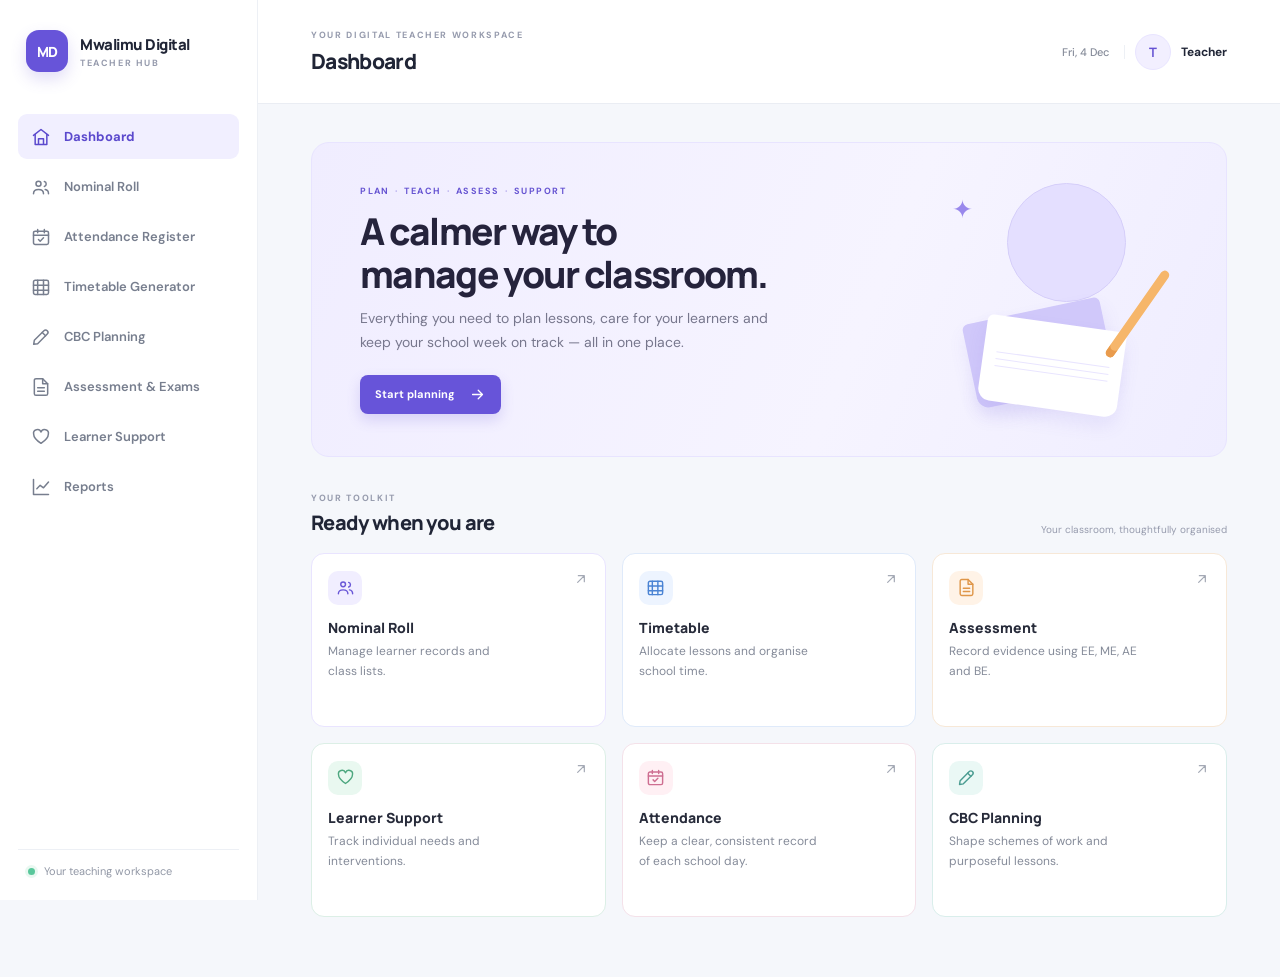
<file: index.html>
<!DOCTYPE html>
<html lang="en">
<head>
    <meta charset="UTF-8">
    <meta name="viewport" content="width=device-width, initial-scale=1.0">
    <meta
        name="description"
        content="A digital workspace for CBC planning, teaching, assessment, learner support and reporting."
    >
    <meta name="theme-color" content="#f5f7fb">
    <title>Mwalimu Digital Hub</title>
    <link rel="stylesheet" href="css/style.css">
    <script src="js/app.js" defer></script>
</head>

<body>
    <svg class="icon-library" xmlns="http://www.w3.org/2000/svg" aria-hidden="true" focusable="false">
        <symbol id="icon-home" viewBox="0 0 24 24">
            <path d="m3 10 9-7 9 7"></path><path d="M5 9v12h14V9M9 21v-7h6v7"></path>
        </symbol>
        <symbol id="icon-learners" viewBox="0 0 24 24">
            <circle cx="9" cy="8" r="3"></circle><path d="M3 20c0-3.3 2.4-5 6-5s6 1.7 6 5"></path>
            <path d="M16 5.5a3 3 0 0 1 0 5.8M17 15c2.5.4 4 2 4 5"></path>
        </symbol>
        <symbol id="icon-calendar" viewBox="0 0 24 24">
            <rect x="3" y="5" width="18" height="16" rx="2"></rect><path d="M16 3v4M8 3v4M3 10h18"></path>
            <path d="m9 15 2 2 4-4"></path>
        </symbol>
        <symbol id="icon-timetable" viewBox="0 0 24 24">
            <rect x="3" y="4" width="18" height="17" rx="2"></rect><path d="M8 4v17M15 4v17M3 10h18M3 16h18"></path>
        </symbol>
        <symbol id="icon-planning" viewBox="0 0 24 24">
            <path d="m4 16-.8 4.8L8 20l11.5-11.5a2.8 2.8 0 0 0-4-4L4 16Z"></path>
            <path d="m13.5 6.5 4 4"></path>
        </symbol>
        <symbol id="icon-assessment" viewBox="0 0 24 24">
            <path d="M14 2H6a2 2 0 0 0-2 2v16a2 2 0 0 0 2 2h12a2 2 0 0 0 2-2V8Z"></path>
            <path d="M14 2v6h6M8 13h8M8 17h8"></path>
        </symbol>
        <symbol id="icon-heart" viewBox="0 0 24 24">
            <path d="M20.8 8.6c0 5.1-8.8 11-8.8 11s-8.8-5.9-8.8-11A4.6 4.6 0 0 1 12 6a4.6 4.6 0 0 1 8.8 2.6Z"></path>
        </symbol>
        <symbol id="icon-reports" viewBox="0 0 24 24">
            <path d="M3 3v18h18"></path><path d="m7 14 4-4 4 3 6-7"></path>
        </symbol>
        <symbol id="icon-arrow" viewBox="0 0 24 24">
            <path d="M7 17 17 7M8 7h9v9"></path>
        </symbol>
        <symbol id="icon-next" viewBox="0 0 24 24">
            <path d="M5 12h14M13 6l6 6-6 6"></path>
        </symbol>
    </svg>
    <aside class="sidebar" aria-label="Main navigation">
        <a class="brand" href="#dashboard" aria-label="Mwalimu Digital home">
            <span class="brand-icon" aria-hidden="true">MD</span>
            <span class="brand-copy">
                <span class="brand-name">Mwalimu Digital</span>
                <span class="brand-caption">TEACHER HUB</span>
            </span>
        </a>

        <nav class="navigation" aria-label="Workspace">
            <button class="nav-link active" type="button" data-page="dashboard" aria-current="page">
                <span class="nav-icon" aria-hidden="true"><svg><use href="#icon-home"></use></svg></span>Dashboard
            </button>
            <button class="nav-link" type="button" data-page="learners">
                <span class="nav-icon" aria-hidden="true"><svg><use href="#icon-learners"></use></svg></span>Nominal Roll
            </button>
            <button class="nav-link" type="button" data-page="attendance">
                <span class="nav-icon" aria-hidden="true"><svg><use href="#icon-calendar"></use></svg></span>Attendance Register
            </button>
            <button class="nav-link" type="button" data-page="timetable">
                <span class="nav-icon" aria-hidden="true"><svg><use href="#icon-timetable"></use></svg></span>Timetable Generator
            </button>
            <button class="nav-link" type="button" data-page="planning">
                <span class="nav-icon" aria-hidden="true"><svg><use href="#icon-planning"></use></svg></span>CBC Planning
            </button>
            <button class="nav-link" type="button" data-page="assessment">
                <span class="nav-icon" aria-hidden="true"><svg><use href="#icon-assessment"></use></svg></span>Assessment &amp; Exams
            </button>
            <button class="nav-link" type="button" data-page="support">
                <span class="nav-icon" aria-hidden="true"><svg><use href="#icon-heart"></use></svg></span>Learner Support
            </button>
            <button class="nav-link" type="button" data-page="reports">
                <span class="nav-icon" aria-hidden="true"><svg><use href="#icon-reports"></use></svg></span>Reports
            </button>
        </nav>

        <div class="sidebar-footer">
            <span class="status-dot" aria-hidden="true"></span>
            Your teaching workspace
        </div>
    </aside>

    <main class="main-content">
        <header class="topbar">
            <div>
                <p class="eyebrow">YOUR DIGITAL TEACHER WORKSPACE</p>
                <h1 id="page-title" aria-live="polite">Dashboard</h1>
            </div>
            <div class="teacher-profile">
                <time class="today-date" id="workspace-date"></time>
                <span class="profile-avatar" aria-hidden="true">T</span>
                <span class="profile-name">Teacher</span>
            </div>
        </header>

        <div class="content-wrap">
            <section id="dashboard" class="page active" aria-labelledby="welcome-title">
                <div class="welcome">
                    <div class="welcome-copy">
                        <p class="welcome-kicker">PLAN <span>·</span> TEACH <span>·</span> ASSESS <span>·</span> SUPPORT</p>
                        <h2 id="welcome-title">A calmer way to<br>manage your classroom.</h2>
                        <p>
                            Everything you need to plan lessons, care for your learners and
                            keep your school week on track — all in one place.
                        </p>
                        <button class="primary-button" type="button" data-page="planning">
                            Start planning <span aria-hidden="true"><svg><use href="#icon-next"></use></svg></span>
                        </button>
                    </div>
                    <div class="welcome-art" aria-hidden="true">
                        <span class="art-sun"></span>
                        <span class="art-book art-book-back"></span>
                        <span class="art-book art-book-front"></span>
                        <span class="art-pencil"></span>
                        <span class="art-sparkle">✦</span>
                    </div>
                </div>

                <div class="section-heading">
                    <div>
                        <p class="eyebrow">YOUR TOOLKIT</p>
                        <h2>Ready when you are</h2>
                    </div>
                    <span class="section-note">Your classroom, thoughtfully organised</span>
                </div>

                <div class="module-grid">
                    <button class="module-card card-violet" type="button" data-page="learners">
                        <span class="card-icon" aria-hidden="true"><svg><use href="#icon-learners"></use></svg></span>
                        <span class="card-title">Nominal Roll</span>
                        <span class="card-description">Manage learner records and class lists.</span>
                        <span class="card-arrow" aria-hidden="true"><svg><use href="#icon-arrow"></use></svg></span>
                    </button>
                    <button class="module-card card-blue" type="button" data-page="timetable">
                        <span class="card-icon" aria-hidden="true"><svg><use href="#icon-timetable"></use></svg></span>
                        <span class="card-title">Timetable</span>
                        <span class="card-description">Allocate lessons and organise school time.</span>
                        <span class="card-arrow" aria-hidden="true"><svg><use href="#icon-arrow"></use></svg></span>
                    </button>
                    <button class="module-card card-orange" type="button" data-page="assessment">
                        <span class="card-icon" aria-hidden="true"><svg><use href="#icon-assessment"></use></svg></span>
                        <span class="card-title">Assessment</span>
                        <span class="card-description">Record evidence using EE, ME, AE and BE.</span>
                        <span class="card-arrow" aria-hidden="true"><svg><use href="#icon-arrow"></use></svg></span>
                    </button>
                    <button class="module-card card-green" type="button" data-page="support">
                        <span class="card-icon" aria-hidden="true"><svg><use href="#icon-heart"></use></svg></span>
                        <span class="card-title">Learner Support</span>
                        <span class="card-description">Track individual needs and interventions.</span>
                        <span class="card-arrow" aria-hidden="true"><svg><use href="#icon-arrow"></use></svg></span>
                    </button>
                    <button class="module-card card-rose" type="button" data-page="attendance">
                        <span class="card-icon" aria-hidden="true"><svg><use href="#icon-calendar"></use></svg></span>
                        <span class="card-title">Attendance</span>
                        <span class="card-description">Keep a clear, consistent record of each school day.</span>
                        <span class="card-arrow" aria-hidden="true"><svg><use href="#icon-arrow"></use></svg></span>
                    </button>
                    <button class="module-card card-teal" type="button" data-page="planning">
                        <span class="card-icon" aria-hidden="true"><svg><use href="#icon-planning"></use></svg></span>
                        <span class="card-title">CBC Planning</span>
                        <span class="card-description">Shape schemes of work and purposeful lessons.</span>
                        <span class="card-arrow" aria-hidden="true"><svg><use href="#icon-arrow"></use></svg></span>
                    </button>
                </div>
            </section>

            <section id="learners" class="page placeholder-page" aria-labelledby="learners-title" hidden>
                <span class="placeholder-icon" aria-hidden="true"><svg><use href="#icon-learners"></use></svg></span>
                <p class="eyebrow">CLASSROOM MANAGEMENT</p>
                <h2 id="learners-title">Nominal Roll</h2>
                <span class="coming-soon">COMING SOON</span>
                <p>Keep class lists and learner details organised in one place.</p>
                <button class="text-button" type="button" data-page="dashboard">Back to your dashboard <span aria-hidden="true"><svg><use href="#icon-next"></use></svg></span></button>
            </section>

            <section id="attendance" class="page placeholder-page" aria-labelledby="attendance-title" hidden>
                <span class="placeholder-icon" aria-hidden="true"><svg><use href="#icon-calendar"></use></svg></span>
                <p class="eyebrow">DAILY RECORDS</p>
                <h2 id="attendance-title">Attendance Register</h2>
                <span class="coming-soon">COMING SOON</span>
                <p>Make daily roll call simple and keep attendance records at hand.</p>
                <button class="text-button" type="button" data-page="dashboard">Back to your dashboard <span aria-hidden="true"><svg><use href="#icon-next"></use></svg></span></button>
            </section>

            <section id="timetable" class="page placeholder-page" aria-labelledby="timetable-title" hidden>
                <span class="placeholder-icon" aria-hidden="true"><svg><use href="#icon-timetable"></use></svg></span>
                <p class="eyebrow">SCHOOL SCHEDULE</p>
                <h2 id="timetable-title">Timetable Generator</h2>
                <span class="coming-soon">COMING SOON</span>
                <p>Bring your weekly lessons and school schedule together.</p>
                <button class="text-button" type="button" data-page="dashboard">Back to your dashboard <span aria-hidden="true"><svg><use href="#icon-next"></use></svg></span></button>
            </section>

            <section id="planning" class="page placeholder-page" aria-labelledby="planning-title" hidden>
                <span class="placeholder-icon" aria-hidden="true"><svg><use href="#icon-planning"></use></svg></span>
                <p class="eyebrow">CURRICULUM DESIGN</p>
                <h2 id="planning-title">CBC Planning</h2>
                <span class="coming-soon">COMING SOON</span>
                <p>Build schemes of work and lesson plans around the CBC curriculum.</p>
                <button class="text-button" type="button" data-page="dashboard">Back to your dashboard <span aria-hidden="true"><svg><use href="#icon-next"></use></svg></span></button>
            </section>

            <section id="assessment" class="page placeholder-page" aria-labelledby="assessment-title" hidden>
                <span class="placeholder-icon" aria-hidden="true"><svg><use href="#icon-assessment"></use></svg></span>
                <p class="eyebrow">LEARNER PROGRESS</p>
                <h2 id="assessment-title">Assessment and Examinations</h2>
                <span class="coming-soon">COMING SOON</span>
                <p>Bring assessment evidence, rubrics and learner progress into focus.</p>
                <button class="text-button" type="button" data-page="dashboard">Back to your dashboard <span aria-hidden="true"><svg><use href="#icon-next"></use></svg></span></button>
            </section>

            <section id="support" class="page placeholder-page" aria-labelledby="support-title" hidden>
                <span class="placeholder-icon" aria-hidden="true"><svg><use href="#icon-heart"></use></svg></span>
                <p class="eyebrow">PERSONALISED LEARNING</p>
                <h2 id="support-title">Individual Learner Support</h2>
                <span class="coming-soon">COMING SOON</span>
                <p>Keep individual learning goals and support steps close at hand.</p>
                <button class="text-button" type="button" data-page="dashboard">Back to your dashboard <span aria-hidden="true"><svg><use href="#icon-next"></use></svg></span></button>
            </section>

            <section id="reports" class="page placeholder-page" aria-labelledby="reports-title" hidden>
                <span class="placeholder-icon" aria-hidden="true"><svg><use href="#icon-reports"></use></svg></span>
                <p class="eyebrow">INSIGHTS</p>
                <h2 id="reports-title">Reports</h2>
                <span class="coming-soon">COMING SOON</span>
                <p>Make attendance, competency and learner progress easier to understand.</p>
                <button class="text-button" type="button" data-page="dashboard">Back to your dashboard <span aria-hidden="true"><svg><use href="#icon-next"></use></svg></span></button>
            </section>
        </div>
    </main>
</body>
</html>
</file>
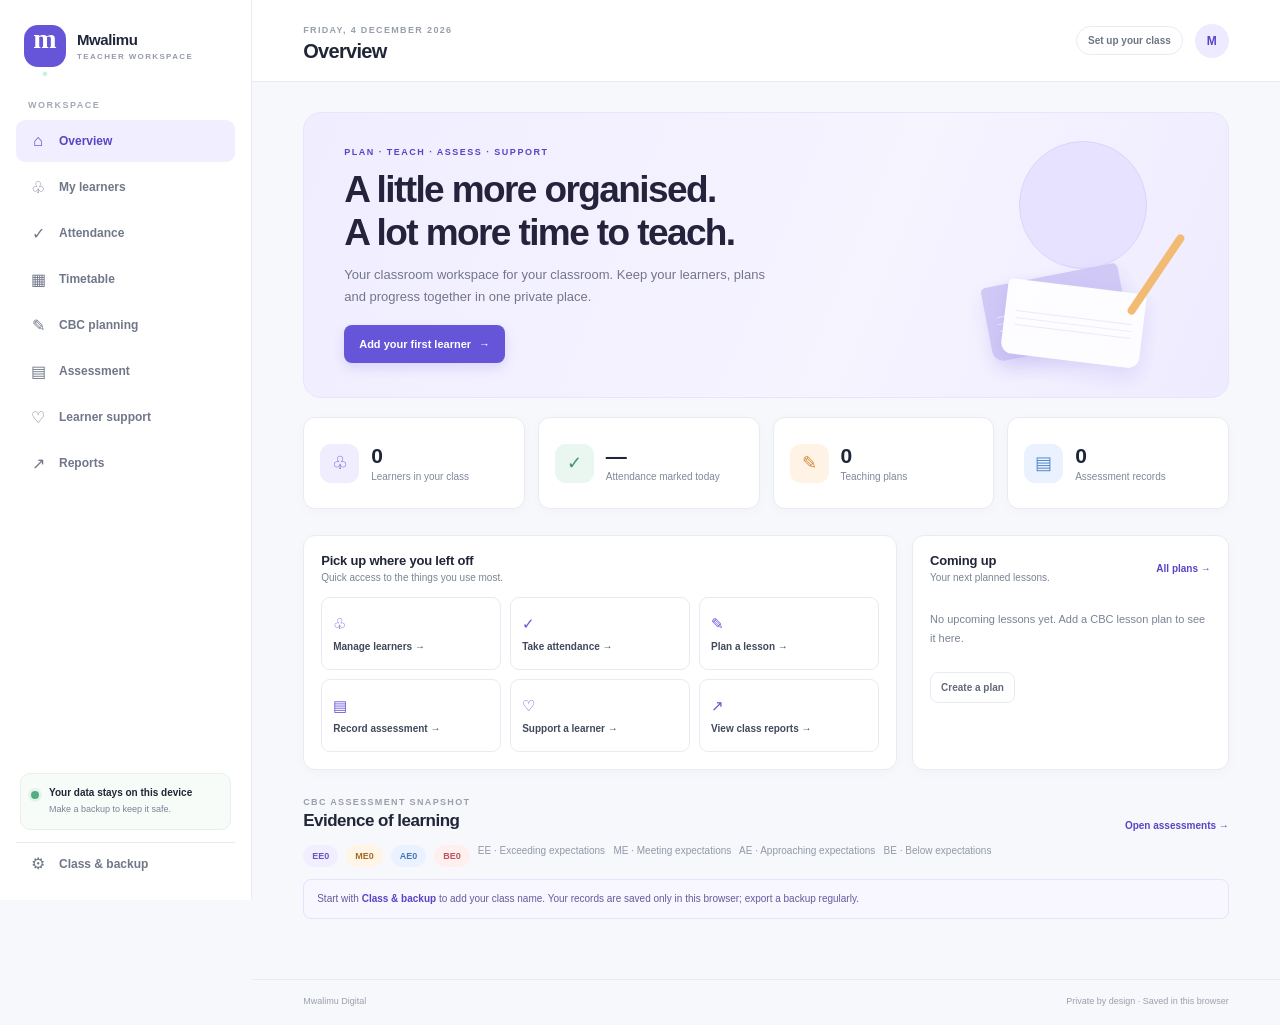
<file: public/index.html>
<!doctype html>
<html lang="en">
<head>
    <meta charset="utf-8">
    <meta name="viewport" content="width=device-width, initial-scale=1">
    <meta name="theme-color" content="#f7f8fc">
    <meta name="description" content="A practical, private workspace for classroom planning, learners, attendance and CBC assessment.">
    <title>Mwalimu Digital — Teacher workspace</title>
    <link rel="stylesheet" href="css/style.css">
    <script src="js/app.js" defer></script>
</head>
<body>
    <aside class="sidebar" id="sidebar">
        <a class="brand" href="#dashboard" aria-label="Mwalimu Digital dashboard">
            <span class="brand-mark">m<span>.</span></span>
            <span><strong>Mwalimu</strong><small>TEACHER WORKSPACE</small></span>
        </a>
        <p class="nav-caption">WORKSPACE</p>
        <nav class="navigation" aria-label="Main navigation">
            <a class="nav-link" href="#dashboard" data-route="dashboard"><span class="nav-icon">⌂</span>Overview</a>
            <a class="nav-link" href="#learners" data-route="learners"><span class="nav-icon">♧</span>My learners</a>
            <a class="nav-link" href="#attendance" data-route="attendance"><span class="nav-icon">✓</span>Attendance</a>
            <a class="nav-link" href="#timetable" data-route="timetable"><span class="nav-icon">▦</span>Timetable</a>
            <a class="nav-link" href="#planning" data-route="planning"><span class="nav-icon">✎</span>CBC planning</a>
            <a class="nav-link" href="#assessment" data-route="assessment"><span class="nav-icon">▤</span>Assessment</a>
            <a class="nav-link" href="#support" data-route="support"><span class="nav-icon">♡</span>Learner support</a>
            <a class="nav-link" href="#reports" data-route="reports"><span class="nav-icon">↗</span>Reports</a>
        </nav>
        <div class="sidebar-bottom">
            <div class="privacy-note"><span class="privacy-dot"></span><span><strong>Your data stays on this device</strong><small>Make a backup to keep it safe.</small></span></div>
            <a class="nav-link settings-link" href="#settings" data-route="settings"><span class="nav-icon">⚙</span>Class &amp; backup</a>
        </div>
    </aside>

    <main class="main-area">
        <header class="topbar">
            <button class="icon-button menu-button" type="button" id="menu-button" aria-label="Toggle navigation">☰</button>
            <div class="topbar-title"><span class="eyebrow" id="today-label"></span><h1 id="page-title">Overview</h1></div>
            <div class="topbar-actions">
                <span class="class-chip" id="class-chip">Set up your class</span>
                <span class="avatar" aria-hidden="true">M</span>
            </div>
        </header>
        <div class="content" id="app-content" tabindex="-1"></div>
        <footer class="app-footer"><span>Mwalimu Digital</span><span>Private by design · Saved in this browser</span></footer>
    </main>

    <dialog class="modal" id="app-modal" aria-labelledby="modal-title">
        <form id="modal-form">
            <div class="modal-head"><div><p class="eyebrow" id="modal-eyebrow">YOUR WORKSPACE</p><h2 id="modal-title">Add a record</h2></div><button class="icon-button" type="button" data-close-modal aria-label="Close">×</button></div>
            <div class="modal-body" id="modal-body"></div>
            <div class="modal-actions"><button class="button button-quiet" type="button" data-close-modal>Cancel</button><button class="button button-primary" type="submit" id="modal-submit">Save</button></div>
        </form>
    </dialog>
    <input type="file" id="import-file" accept="application/json,.json" hidden>
    <div class="toast-region" id="toast-region" role="status" aria-live="polite"></div>
</body>
</html>
</file>
<file: css/style.css>
@import url("https://fonts.googleapis.com/css2?family=DM+Sans:wght@400;500;600;700&family=Manrope:wght@400;500;600;700;800&display=swap");

:root {
    color-scheme: light;
    font-family: "DM Sans", sans-serif;
    color: #202536;
    background: #f5f7fb;
    font-synthesis: none;
    text-rendering: optimizeLegibility;
    -webkit-font-smoothing: antialiased;
    -moz-osx-font-smoothing: grayscale;
    --ink: #202536;
    --muted: #7d8494;
    --purple: #6754d9;
    --line: #edf0f5;
}

* {
    box-sizing: border-box;
}

.icon-library {
    position: absolute;
    width: 0;
    height: 0;
    overflow: hidden;
}

svg {
    display: block;
    width: 100%;
    height: 100%;
    fill: none;
    stroke: currentColor;
    stroke-linecap: round;
    stroke-linejoin: round;
    stroke-width: 1.8;
}

body {
    min-width: 320px;
    min-height: 100vh;
    margin: 0;
}

button,
a {
    font: inherit;
}

button:focus-visible,
a:focus-visible {
    outline: 3px solid #9d90f1;
    outline-offset: 3px;
}

.sidebar {
    position: fixed;
    inset: 0 auto 0 0;
    z-index: 2;
    display: flex;
    width: 258px;
    flex-direction: column;
    padding: 30px 18px 22px;
    background: #fff;
    border-right: 1px solid var(--line);
}

.brand {
    display: flex;
    align-items: center;
    gap: 12px;
    margin: 0 8px 42px;
    color: inherit;
    text-decoration: none;
}

.brand-icon {
    display: grid;
    width: 42px;
    height: 42px;
    place-items: center;
    border-radius: 13px;
    background: #6754d9;
    color: #fff;
    font-family: "Manrope", sans-serif;
    font-size: 14px;
    font-weight: 800;
    letter-spacing: -0.5px;
    box-shadow: 0 7px 16px #6754d933;
}

.brand-copy {
    display: grid;
    gap: 2px;
}

.brand-name {
    font-family: "Manrope", sans-serif;
    font-size: 15px;
    font-weight: 800;
    letter-spacing: -0.5px;
}

.brand-caption {
    color: #969bad;
    font-size: 9px;
    font-weight: 700;
    letter-spacing: 1.6px;
}

.navigation {
    display: grid;
    gap: 5px;
}

.nav-link {
    display: flex;
    width: 100%;
    min-height: 45px;
    align-items: center;
    gap: 13px;
    padding: 0 13px;
    border: 0;
    border-radius: 9px;
    background: transparent;
    color: #777e8e;
    cursor: pointer;
    font-size: 13px;
    font-weight: 600;
    text-align: left;
    transition: background 150ms ease, color 150ms ease;
}

.nav-link:hover {
    background: #f7f6fe;
    color: var(--purple);
}

.nav-link.active {
    background: #f1efff;
    color: #5b49cd;
    font-weight: 700;
}

.nav-icon {
    display: inline-grid;
    width: 20px;
    height: 20px;
    place-items: center;
}

.sidebar-footer {
    display: flex;
    align-items: center;
    gap: 9px;
    margin-top: auto;
    padding: 14px 10px 0;
    border-top: 1px solid var(--line);
    color: #9298a6;
    font-size: 11px;
}

.status-dot {
    width: 7px;
    height: 7px;
    border-radius: 50%;
    background: #59c79b;
    box-shadow: 0 0 0 3px #e9f8f1;
}

.main-content {
    min-height: 100vh;
    margin-left: 258px;
}

.topbar {
    display: flex;
    min-height: 104px;
    align-items: center;
    justify-content: space-between;
    padding: 20px 5.2%;
    border-bottom: 1px solid #eaedf3;
    background: #fff;
}

.eyebrow {
    margin: 0 0 6px;
    color: #969bad;
    font-size: 9px;
    font-weight: 700;
    letter-spacing: 1.65px;
}

.topbar h1 {
    margin: 0;
    font-family: "Manrope", sans-serif;
    font-size: 21px;
    font-weight: 800;
    letter-spacing: -0.7px;
}

.teacher-profile {
    display: flex;
    align-items: center;
    gap: 10px;
    font-size: 12px;
    font-weight: 700;
}

.today-date {
    padding-right: 15px;
    border-right: 1px solid var(--line);
    color: #858b99;
    font-size: 11px;
    font-weight: 500;
}

.profile-avatar {
    display: grid;
    width: 36px;
    height: 36px;
    place-items: center;
    border: 1px solid #e9e5ff;
    border-radius: 50%;
    background: #f2efff;
    color: #6552d3;
    font-family: "Manrope", sans-serif;
    font-size: 13px;
}

.content-wrap {
    width: min(1200px, 100%);
    margin: 0 auto;
    padding: 38px 5.2% 60px;
}

.page[hidden] {
    display: none;
}

.welcome {
    position: relative;
    display: flex;
    min-height: 290px;
    align-items: center;
    overflow: hidden;
    padding: 42px 48px;
    border: 1px solid #e8e4ff;
    border-radius: 18px;
    background: linear-gradient(112deg, #f0edff 0%, #f6f4ff 60%, #efedff 100%);
}

.welcome-copy {
    position: relative;
    z-index: 1;
    max-width: 480px;
}

.welcome-kicker {
    margin: 0 0 13px;
    color: #6654d2;
    font-size: 9px;
    font-weight: 700;
    letter-spacing: 1.45px;
}

.welcome-kicker span {
    color: #a79be9;
    padding: 0 2px;
}

.welcome h2 {
    margin: 0 0 10px;
    color: #25233c;
    font-family: "Manrope", sans-serif;
    font-size: clamp(26px, 3vw, 37px);
    font-weight: 800;
    letter-spacing: -1.7px;
    line-height: 1.16;
}

.welcome-copy > p:not(.welcome-kicker) {
    max-width: 430px;
    margin: 0;
    color: #77778d;
    font-size: 14px;
    line-height: 1.75;
}

.primary-button {
    display: inline-flex;
    align-items: center;
    gap: 14px;
    margin-top: 20px;
    padding: 11px 15px;
    border: 0;
    border-radius: 8px;
    background: #6754d9;
    color: #fff;
    cursor: pointer;
    font-size: 11px;
    font-weight: 700;
    box-shadow: 0 6px 14px #6754d933;
    transition: background 150ms ease, transform 150ms ease;
}

.primary-button:hover {
    transform: translateY(-1px);
    background: #5745c8;
}

.primary-button span {
    width: 17px;
    height: 17px;
}

.welcome-art {
    position: absolute;
    top: 0;
    right: 6%;
    width: 290px;
    height: 100%;
}

.art-sun {
    position: absolute;
    top: 40px;
    right: 45px;
    width: 119px;
    height: 119px;
    border: 1px solid #d5cef9;
    border-radius: 50%;
    background: #e4dfff;
}

.art-book {
    position: absolute;
    right: 49px;
    bottom: 47px;
    width: 140px;
    height: 86px;
    border-radius: 6px 6px 12px 12px;
    box-shadow: 0 10px 18px #6754d91a;
}

.art-book-back {
    right: 62px;
    bottom: 60px;
    transform: rotate(-12deg);
    background: #d0c8fa;
}

.art-book-front {
    display: flex;
    align-items: center;
    justify-content: center;
    transform: rotate(8deg);
    background: #fff;
}

.art-book-front::before {
    width: 82%;
    height: 1px;
    background: #e9e5ff;
    box-shadow: 0 7px 0 #e9e5ff, 0 -7px 0 #e9e5ff;
    content: "";
}

.art-pencil {
    position: absolute;
    right: 29px;
    bottom: 90px;
    width: 9px;
    height: 104px;
    transform: rotate(35deg);
    border-radius: 6px;
    background: #f6b66a;
    box-shadow: inset 0 -8px #e99b4d;
}

.art-sparkle {
    position: absolute;
    top: 50px;
    right: 198px;
    color: #9988ec;
    font-size: 25px;
}

.section-heading {
    display: flex;
    align-items: end;
    justify-content: space-between;
    margin: 35px 0 17px;
}

.section-heading .eyebrow {
    margin-bottom: 5px;
}

.section-heading h2 {
    margin: 0;
    font-family: "Manrope", sans-serif;
    font-size: 20px;
    font-weight: 800;
    letter-spacing: -0.7px;
}

.section-note {
    color: #969bad;
    font-size: 10px;
}

.module-grid {
    display: grid;
    grid-template-columns: repeat(3, minmax(0, 1fr));
    gap: 16px;
}

.module-card {
    position: relative;
    display: flex;
    min-height: 174px;
    flex-direction: column;
    align-items: flex-start;
    padding: 17px 16px;
    border: 1px solid transparent;
    border-radius: 13px;
    cursor: pointer;
    text-align: left;
    transition: transform 160ms ease, box-shadow 160ms ease;
}

.module-card:hover {
    transform: translateY(-3px);
    box-shadow: 0 10px 24px #30355212;
}

.card-violet {
    border-color: #e9e4ff;
    background: #fff;
}

.card-rose {
    border-color: #f4e1e9;
    background: #fff;
}

.card-teal {
    border-color: #d9eeeb;
    background: #fff;
}

.card-blue {
    border-color: #dfeafa;
    background: #fff;
}

.card-orange {
    border-color: #f7e8d7;
    background: #fff;
}

.card-green {
    border-color: #dcefe6;
    background: #fff;
}

.card-icon {
    display: grid;
    width: 34px;
    height: 34px;
    place-items: center;
    margin-bottom: 13px;
    border-radius: 10px;
    color: inherit;
}

.card-icon svg {
    width: 19px;
    height: 19px;
}

.card-violet .card-icon {
    background: #f1eeff;
    color: #6957d7;
}

.card-blue .card-icon {
    background: #edf4ff;
    color: #4a83d4;
}

.card-orange .card-icon {
    background: #fff3e7;
    color: #df9649;
}

.card-green .card-icon {
    background: #e9f8f0;
    color: #4da77f;
}

.card-rose .card-icon {
    background: #fff0f4;
    color: #ce6e91;
}

.card-teal .card-icon {
    background: #eaf8f5;
    color: #4a9c91;
}

.card-title {
    margin-bottom: 5px;
    color: #272b3a;
    font-family: "Manrope", sans-serif;
    font-size: 14px;
    font-weight: 800;
}

.card-description {
    max-width: 190px;
    color: #858b99;
    font-size: 12px;
    line-height: 1.65;
}

.card-arrow {
    position: absolute;
    top: 17px;
    right: 16px;
    color: #a4a9b5;
    width: 16px;
    height: 16px;
}

.placeholder-page {
    display: flex;
    min-height: 330px;
    flex-direction: column;
    align-items: center;
    justify-content: center;
    padding: 35px;
    border: 1px solid #ebedf3;
    border-radius: 16px;
    background: #fff;
    text-align: center;
}

.placeholder-icon {
    display: grid;
    width: 58px;
    height: 58px;
    place-items: center;
    margin-bottom: 20px;
    border-radius: 17px;
    background: #f1efff;
    color: #6754d9;
}

.placeholder-icon svg {
    width: 27px;
    height: 27px;
}

.placeholder-page .eyebrow {
    margin-bottom: 8px;
}

.placeholder-page h2 {
    margin: 0 0 9px;
    font-family: "Manrope", sans-serif;
    font-size: 25px;
    letter-spacing: -0.8px;
}

.placeholder-page > p:not(.eyebrow) {
    max-width: 420px;
    margin: 0;
    color: var(--muted);
    font-size: 13px;
    line-height: 1.7;
}

.coming-soon {
    margin: 0 0 10px;
    padding: 6px 9px;
    border-radius: 99px;
    background: #f4f2ff;
    color: #6552d3;
    font-size: 9px;
    font-weight: 700;
    letter-spacing: 1px;
}

.text-button {
    display: inline-flex;
    align-items: center;
    gap: 9px;
    margin-top: 22px;
    padding: 10px 14px;
    border: 1px solid #e7e3fb;
    border-radius: 8px;
    background: #fff;
    color: #5d4acb;
    cursor: pointer;
    font-size: 12px;
    font-weight: 700;
    transition: background 150ms ease, border-color 150ms ease;
}

.text-button:hover {
    border-color: #d5cef9;
    background: #f8f7ff;
}

.text-button span {
    width: 16px;
    height: 16px;
}

@media (max-width: 1100px) {
    .sidebar {
        width: 225px;
    }

    .main-content {
        margin-left: 225px;
    }

    .module-grid {
        grid-template-columns: repeat(2, minmax(0, 1fr));
    }

    .today-date {
        display: none;
    }
}

@media (max-width: 760px) {
    .sidebar {
        position: sticky;
        inset: 0 0 auto;
        width: 100%;
        height: auto;
        padding: 12px 16px 10px;
        border-right: 0;
        border-bottom: 1px solid var(--line);
    }

    .brand {
        margin: 0 2px 12px;
    }

    .brand-icon {
        width: 36px;
        height: 36px;
    }

    .navigation {
        display: flex;
        gap: 6px;
        overflow-x: auto;
        padding: 0 0 2px;
        scrollbar-width: thin;
    }

    .nav-link {
        width: auto;
        min-height: 36px;
        flex: 0 0 auto;
        gap: 7px;
        padding: 0 10px;
        font-size: 11px;
    }

    .nav-icon {
        width: 16px;
        height: 16px;
    }

    .sidebar-footer {
        display: none;
    }

    .main-content {
        margin-left: 0;
    }

    .topbar {
        min-height: 82px;
        padding: 16px 20px;
    }

    .topbar h1 {
        font-size: 18px;
    }

    .content-wrap {
        padding: 22px 18px 40px;
    }

    .welcome {
        min-height: 290px;
        align-items: flex-start;
        padding: 27px 24px;
    }

    .welcome-copy {
        max-width: 100%;
    }

    .welcome h2 {
        font-size: 29px;
    }

    .welcome-art {
        right: -63px;
        bottom: -40px;
        top: auto;
        height: 155px;
        opacity: 0.55;
        transform: scale(0.72);
        transform-origin: bottom right;
    }

    .welcome-copy > p:not(.welcome-kicker) {
        max-width: 390px;
    }

    .primary-button {
        position: relative;
        z-index: 1;
    }
}

@media (max-width: 480px) {
    .profile-name {
        display: none;
    }

    .teacher-profile {
        gap: 0;
    }

    .welcome {
        min-height: 310px;
        padding: 24px 19px;
    }

    .welcome h2 {
        font-size: 26px;
    }

    .section-heading {
        align-items: flex-start;
        gap: 8px;
    }

    .section-heading h2 {
        font-size: 16px;
    }

    .section-note {
        max-width: 110px;
        padding-top: 12px;
        text-align: right;
    }

    .module-grid {
        grid-template-columns: 1fr;
        gap: 10px;
    }

    .module-card {
        min-height: 140px;
    }
}

@media (prefers-reduced-motion: reduce) {
    *,
    *::before,
    *::after {
        scroll-behavior: auto !important;
        transition-duration: 0.01ms !important;
    }
}
</file>
<file: public/css/style.css>
:root {
    font-family: Inter, "Segoe UI", Arial, sans-serif;
    color: #202638;
    background: #f7f8fc;
    font-synthesis: none;
    text-rendering: optimizeLegibility;
    -webkit-font-smoothing: antialiased;
    --ink: #202638;
    --muted: #7a8294;
    --line: #e9ebf2;
    --purple: #6655d9;
    --purple-dark: #5645c5;
    --lavender: #f1efff;
    --green: #29836a;
    --green-bg: #eaf6f0;
    --red: #bd5361;
    --red-bg: #fff0f0;
    --amber: #a46b21;
    --amber-bg: #fff5e7;
    --shadow: 0 14px 42px #252b4010;
}
* { box-sizing: border-box; }
body { min-width: 320px; min-height: 100vh; margin: 0; }
button, input, select, textarea { font: inherit; }
button, a, input, select, textarea { -webkit-tap-highlight-color: transparent; }
button:focus-visible, a:focus-visible, input:focus-visible, select:focus-visible, textarea:focus-visible { outline: 3px solid #b1a9f4; outline-offset: 2px; }
a { color: inherit; text-decoration: none; }
.sidebar { position: fixed; inset: 0 auto 0 0; z-index: 5; display: flex; width: 252px; flex-direction: column; padding: 25px 16px 16px; border-right: 1px solid var(--line); background: #fff; }
.brand { display: flex; align-items: center; gap: 11px; margin: 0 8px 33px; }
.brand-mark { display: grid; width: 42px; height: 42px; place-items: center; border-radius: 14px; background: var(--purple); color: #fff; font-family: Georgia, serif; font-size: 28px; font-weight: 700; line-height: 1; }
.brand-mark span { color: #c9f0dc; }
.brand strong, .brand small { display: block; }
.brand strong { font-size: 15px; letter-spacing: -.4px; }
.brand small { margin-top: 4px; color: #969bad; font-size: 8px; font-weight: 700; letter-spacing: 1.35px; }
.nav-caption { margin: 0 12px 10px; color: #a3a8b5; font-size: 9px; font-weight: 700; letter-spacing: 1.5px; }
.navigation { display: grid; gap: 4px; }
.nav-link { display: flex; min-height: 42px; align-items: center; gap: 11px; padding: 0 12px; border-radius: 9px; color: #6f7789; font-size: 12px; font-weight: 600; transition: color .15s ease, background .15s ease; }
.nav-link:hover { background: #f7f6ff; color: var(--purple); }
.nav-link.active { background: var(--lavender); color: var(--purple-dark); font-weight: 700; }
.nav-icon { display: inline-grid; width: 20px; place-items: center; font-size: 16px; }
.sidebar-bottom { margin-top: auto; }
.privacy-note { display: flex; gap: 10px; align-items: flex-start; margin: 0 4px 12px; padding: 13px 10px; border: 1px solid #e8f0eb; border-radius: 10px; background: #f8fcf9; }
.privacy-dot { flex: 0 0 8px; width: 8px; height: 8px; margin-top: 4px; border-radius: 50%; background: #54ac83; box-shadow: 0 0 0 3px #e5f4ea; }
.privacy-note strong, .privacy-note small { display: block; }
.privacy-note strong { font-size: 10px; }
.privacy-note small { margin-top: 5px; color: var(--muted); font-size: 9px; line-height: 1.5; }
.settings-link { border-top: 1px solid var(--line); border-radius: 0; }
.main-area { min-height: 100vh; margin-left: 252px; }
.topbar { position: sticky; top: 0; z-index: 3; display: flex; min-height: 82px; align-items: center; justify-content: space-between; padding: 13px clamp(20px, 4vw, 52px); border-bottom: 1px solid var(--line); background: #ffffffed; backdrop-filter: blur(12px); }
.topbar-title h1 { margin: 3px 0 0; font-size: 20px; font-weight: 750; letter-spacing: -.7px; }
.eyebrow { margin: 0; color: #989eac; font-size: 9px; font-weight: 700; letter-spacing: 1.35px; }
.topbar-actions { display: flex; align-items: center; gap: 12px; }
.class-chip { padding: 8px 11px; border: 1px solid var(--line); border-radius: 99px; background: white; color: #6d7483; font-size: 10px; font-weight: 600; }
.avatar { display: grid; width: 34px; height: 34px; place-items: center; border-radius: 50%; background: #eeeaff; color: var(--purple-dark); font-size: 12px; font-weight: 700; }
.icon-button { display: inline-grid; width: 36px; height: 36px; place-items: center; border: 1px solid var(--line); border-radius: 9px; background: white; color: #626a7b; cursor: pointer; font-size: 18px; }
.menu-button { display: none; }
.content { width: min(1250px, 100%); min-height: calc(100vh - 130px); margin: 0 auto; padding: 30px clamp(20px, 4vw, 52px) 46px; }
.app-footer { display: flex; justify-content: space-between; padding: 16px clamp(20px, 4vw, 52px) 19px; border-top: 1px solid var(--line); color: #9a9fad; font-size: 9px; }
.text-link { color: var(--purple-dark); font-size: 10px; font-weight: 700; }
.text-link:hover { text-decoration: underline; }
.welcome { position: relative; display: flex; min-height: 252px; align-items: center; overflow: hidden; padding: 34px 40px; border: 1px solid #e8e3ff; border-radius: 18px; background: linear-gradient(112deg, #f0edff 0%, #f6f4ff 61%, #eeebff 100%); }
.welcome-copy { position: relative; z-index: 1; max-width: 520px; }
.welcome-kicker { margin: 0 0 12px; color: var(--purple-dark); font-size: 9px; font-weight: 700; letter-spacing: 1.5px; }
.welcome h2 { margin: 0 0 10px; color: #24233b; font-size: clamp(27px, 3vw, 37px); letter-spacing: -1.6px; line-height: 1.15; }
.welcome-copy > p:not(.welcome-kicker) { max-width: 440px; margin: 0; color: #73758b; font-size: 13px; line-height: 1.7; }
.welcome-art { position: absolute; top: 0; right: 5%; width: 260px; height: 100%; opacity: .86; }
.art-disc { position: absolute; top: 28px; right: 35px; width: 128px; height: 128px; border: 1px solid #d6cff9; border-radius: 50%; background: #e5e0ff; }
.art-book { position: absolute; right: 39px; bottom: 36px; width: 139px; height: 75px; border-radius: 5px 5px 11px 11px; background: white; box-shadow: 0 9px 19px #6855d928; transform: rotate(7deg); }
.art-book::before { position: absolute; top: 50%; right: 11px; left: 11px; height: 1px; background: #ebe8fb; box-shadow: 0 -7px #ebe8fb, 0 7px #ebe8fb; content: ""; }
.art-book-back { right: 57px; bottom: 47px; background: #cbc3f5; transform: rotate(-11deg); }
.art-pencil { position: absolute; right: 22px; bottom: 75px; width: 8px; height: 95px; transform: rotate(34deg); border-radius: 5px; background: #f3b35e; }
.button { display: inline-flex; min-height: 38px; align-items: center; justify-content: center; gap: 8px; padding: 0 14px; border: 1px solid transparent; border-radius: 8px; cursor: pointer; font-size: 11px; font-weight: 700; transition: background .15s ease, transform .15s ease; }
.button:hover { transform: translateY(-1px); }
.button-primary { background: var(--purple); color: white; box-shadow: 0 5px 12px #6655d92b; }
.button-primary:hover { background: var(--purple-dark); }
.button-quiet { border-color: var(--line); background: #fff; color: #606879; }
.button-danger { border-color: #f5dfe1; background: #fff8f8; color: var(--red); }
.button-small { min-height: 31px; padding: 0 10px; font-size: 10px; }
.welcome .button { margin-top: 17px; }
.section-heading { display: flex; align-items: end; justify-content: space-between; margin: 27px 0 14px; }
.section-heading h2 { margin: 4px 0 0; font-size: 17px; letter-spacing: -.5px; }
.section-note { color: #9298a7; font-size: 10px; }
.stat-grid { display: grid; grid-template-columns: repeat(4, minmax(0, 1fr)); gap: 13px; margin: 19px 0 26px; }
.stat-card, .panel, .module-card { border: 1px solid var(--line); border-radius: 12px; background: #fff; box-shadow: 0 3px 14px #28304706; }
.stat-card { display: flex; min-height: 92px; align-items: center; gap: 12px; padding: 16px; }
.stat-icon { display: grid; width: 39px; height: 39px; flex: 0 0 auto; place-items: center; border-radius: 11px; background: #f0edff; color: var(--purple); font-size: 18px; }
.stat-icon.green { background: #eaf6f0; color: #419574; }
.stat-icon.orange { background: #fff3e6; color: #d28a38; }
.stat-icon.blue { background: #eaf2ff; color: #5488ca; }
.stat-value { display: block; font-size: 21px; font-weight: 750; letter-spacing: -.8px; }
.stat-label { display: block; margin-top: 3px; color: #818899; font-size: 10px; }
.dashboard-grid { display: grid; grid-template-columns: minmax(0, 1.5fr) minmax(240px, .8fr); gap: 15px; }
.panel { padding: 17px; }
.panel-heading { display: flex; align-items: center; justify-content: space-between; gap: 12px; margin-bottom: 14px; }
.panel-heading h3 { margin: 0; font-size: 13px; letter-spacing: -.2px; }
.panel-heading p { margin: 4px 0 0; color: var(--muted); font-size: 10px; }
.quick-links { display: grid; grid-template-columns: repeat(3, minmax(0, 1fr)); gap: 9px; }
.quick-link { display: flex; min-height: 73px; flex-direction: column; justify-content: center; gap: 8px; padding: 11px; border: 1px solid var(--line); border-radius: 9px; background: #fff; color: #41495c; font-size: 10px; font-weight: 650; transition: border .15s ease, background .15s ease; }
.quick-link:hover { border-color: #d8d1fa; background: #faf9ff; }
.quick-link span:first-child { color: var(--purple); font-size: 15px; }
.activity-list { display: grid; gap: 11px; }
.activity-item { display: flex; gap: 9px; align-items: flex-start; color: #687083; font-size: 10px; line-height: 1.55; }
.activity-dot { width: 7px; height: 7px; flex: 0 0 auto; margin-top: 4px; border-radius: 50%; background: #9889e9; }
.activity-empty { padding: 13px 0; color: var(--muted); font-size: 11px; line-height: 1.7; }
.page-head { display: flex; align-items: flex-end; justify-content: space-between; gap: 15px; margin: 0 0 18px; }
.page-head h2 { margin: 0 0 5px; font-size: 23px; letter-spacing: -.8px; }
.page-head p { margin: 0; color: var(--muted); font-size: 11px; line-height: 1.6; }
.head-actions { display: flex; flex-wrap: wrap; gap: 8px; }
.toolbar { display: flex; flex-wrap: wrap; align-items: center; gap: 9px; margin-bottom: 12px; }
.field { display: grid; gap: 5px; }
.field label { color: #555e71; font-size: 10px; font-weight: 650; }
.field input, .field select, .field textarea, .search-input { width: 100%; min-height: 38px; padding: 9px 10px; border: 1px solid #e3e6ee; border-radius: 7px; background: #fff; color: var(--ink); font-size: 11px; }
.field input::placeholder, .field textarea::placeholder, .search-input::placeholder { color: #a5aaba; }
.field textarea { min-height: 76px; resize: vertical; }
.field input[type="checkbox"] { width: 16px; min-height: 16px; padding: 0; accent-color: var(--purple); }
.form-grid { display: grid; grid-template-columns: repeat(2, minmax(0, 1fr)); gap: 12px; }
.field.full { grid-column: 1 / -1; }
.search-input { width: min(270px, 100%); }
.select-filter { width: auto; min-height: 36px; padding: 7px 10px; border: 1px solid #e3e6ee; border-radius: 7px; background: white; color: #596174; font-size: 10px; }
.table-wrap { overflow-x: auto; border: 1px solid var(--line); border-radius: 11px; background: #fff; }
.data-table { width: 100%; border-collapse: collapse; text-align: left; }
.data-table th { padding: 11px 12px; background: #fafbfe; color: #858c9b; font-size: 9px; font-weight: 700; letter-spacing: .45px; white-space: nowrap; }
.data-table td { padding: 11px 12px; border-top: 1px solid #f0f1f5; color: #424a5d; font-size: 10px; vertical-align: middle; }
.data-table tr:hover td { background: #fdfdff; }
.table-primary { color: #282f42; font-size: 11px; font-weight: 650; }
.table-secondary { display: block; margin-top: 3px; color: #9298a6; font-size: 9px; }
.table-actions { display: flex; align-items: center; gap: 6px; }
.icon-action { width: 29px; height: 28px; border: 1px solid var(--line); border-radius: 6px; background: white; color: #626a7b; cursor: pointer; font-size: 11px; }
.icon-action:hover { border-color: #d6d0f5; color: var(--purple); }
.icon-action.danger:hover { border-color: #f3d7da; color: var(--red); }
.badge { display: inline-flex; align-items: center; padding: 4px 7px; border-radius: 99px; background: #f1efff; color: #6655c9; font-size: 9px; font-weight: 700; white-space: nowrap; }
.badge.green, .badge.Present, .badge.achieved { background: var(--green-bg); color: var(--green); }
.badge.red, .badge.Absent, .badge.BE, .badge.high { background: var(--red-bg); color: var(--red); }
.badge.amber, .badge.Late, .badge.ME, .badge.medium { background: var(--amber-bg); color: var(--amber); }
.badge.AE { background: #eaf2ff; color: #4779b8; }
.badge.EE, .badge.low { background: #f1efff; color: #6655c9; }
.empty-state { padding: 43px 20px; border: 1px dashed #dfe2eb; border-radius: 11px; background: #fcfcfe; color: #697183; text-align: center; }
.empty-icon { display: grid; width: 43px; height: 43px; place-items: center; margin: 0 auto 11px; border-radius: 13px; background: var(--lavender); color: var(--purple); font-size: 19px; }
.empty-state h3 { margin: 0 0 6px; color: #30374a; font-size: 13px; }
.empty-state p { max-width: 340px; margin: 0 auto 13px; color: var(--muted); font-size: 10px; line-height: 1.7; }
.notice { margin-bottom: 14px; padding: 11px 13px; border: 1px solid #e8e2fb; border-radius: 8px; background: #f8f6ff; color: #655a9c; font-size: 10px; line-height: 1.6; }
.notice.warning { border-color: #f4e6cb; background: #fffaf0; color: #886121; }
.attendance-grid { display: grid; grid-template-columns: repeat(2, minmax(0, 1fr)); gap: 9px; }
.attendance-row { display: flex; min-height: 57px; align-items: center; justify-content: space-between; gap: 9px; padding: 9px 11px; border: 1px solid var(--line); border-radius: 9px; background: white; }
.attendance-name { overflow: hidden; color: #424a5d; font-size: 10px; font-weight: 650; text-overflow: ellipsis; white-space: nowrap; }
.attendance-actions { display: flex; flex: 0 0 auto; gap: 4px; }
.status-button { min-width: 44px; min-height: 29px; padding: 0 7px; border: 1px solid var(--line); border-radius: 6px; background: #fff; color: #72798a; cursor: pointer; font-size: 9px; font-weight: 700; }
.status-button.selected.Present { border-color: #cbe9d8; background: var(--green-bg); color: var(--green); }
.status-button.selected.Absent { border-color: #f1d2d7; background: var(--red-bg); color: var(--red); }
.status-button.selected.Late { border-color: #f1dfbf; background: var(--amber-bg); color: var(--amber); }
.attendance-summary { display: flex; flex-wrap: wrap; gap: 8px; margin: 13px 0; }
.summary-pill { padding: 7px 9px; border: 1px solid var(--line); border-radius: 7px; background: #fff; color: #60697a; font-size: 9px; }
.timetable { overflow-x: auto; }
.timetable table { min-width: 680px; }
.lesson-cell { min-width: 115px; }
.lesson-cell strong, .lesson-cell small { display: block; }
.lesson-cell strong { color: #424a5c; font-size: 10px; }
.lesson-cell small { margin-top: 4px; color: #8990a0; font-size: 9px; }
.level-key { display: flex; flex-wrap: wrap; gap: 8px; margin: 0 0 12px; }
.level-key .badge { padding: 6px 9px; }
.report-cards { display: grid; grid-template-columns: repeat(3, minmax(0, 1fr)); gap: 12px; margin-bottom: 16px; }
.report-card { padding: 15px; border: 1px solid var(--line); border-radius: 10px; background: white; }
.report-card span { display: block; color: var(--muted); font-size: 10px; }
.report-card strong { display: block; margin: 8px 0 4px; font-size: 22px; letter-spacing: -.7px; }
.report-card small { color: #9298a6; font-size: 9px; }
.report-level { display: grid; gap: 7px; margin-top: 13px; }
.report-level > div:first-child { display: flex; align-items: center; gap: 9px; color: #60697a; font-size: 10px; }
.report-level > div:first-child strong { margin-left: auto; color: var(--ink); }
.report-big { margin: 17px 0 9px; color: var(--purple); font-size: 43px; font-weight: 750; letter-spacing: -2px; }
.progress-track { height: 7px; overflow: hidden; border-radius: 99px; background: #eff0f5; }
.progress-track span { display: block; height: 100%; border-radius: inherit; background: var(--purple); }
.setting-grid { display: grid; grid-template-columns: repeat(2, minmax(0, 1fr)); gap: 14px; }
.setting-card { padding: 18px; }
.setting-card h3 { margin: 0 0 6px; font-size: 13px; }
.setting-card > p { margin: 0 0 14px; color: var(--muted); font-size: 10px; line-height: 1.65; }
.setting-card .field + .field { margin-top: 11px; }
.storage-line { display: flex; align-items: center; gap: 8px; margin-top: 12px; color: var(--muted); font-size: 9px; }
.toast-region { position: fixed; right: 20px; bottom: 20px; z-index: 10; display: grid; gap: 8px; }
.toast { max-width: min(360px, calc(100vw - 40px)); padding: 12px 15px; border: 1px solid #d9eee2; border-radius: 9px; background: #f7fff9; color: #28684d; box-shadow: var(--shadow); font-size: 11px; animation: toast-in .2s ease-out; }
.toast.error { border-color: #f0d3d7; background: #fff8f8; color: #9b3e4c; }
@keyframes toast-in { from { transform: translateY(6px); opacity: 0; } to { transform: translateY(0); opacity: 1; } }
.modal { width: min(540px, calc(100vw - 30px)); max-height: min(88vh, 780px); padding: 0; overflow: auto; border: 1px solid var(--line); border-radius: 15px; background: #fff; box-shadow: 0 24px 90px #20263b36; }
.modal::backdrop { background: #20263b68; backdrop-filter: blur(2px); }
.modal-head { position: sticky; top: 0; z-index: 1; display: flex; align-items: center; justify-content: space-between; padding: 18px 20px; border-bottom: 1px solid var(--line); background: white; }
.modal-head h2 { margin: 4px 0 0; font-size: 18px; letter-spacing: -.5px; }
.modal-body { display: grid; gap: 12px; padding: 18px 20px; }
.modal-actions { position: sticky; bottom: 0; display: flex; justify-content: flex-end; gap: 8px; padding: 13px 20px; border-top: 1px solid var(--line); background: white; }
.danger-zone { margin-top: 14px; padding: 15px; border: 1px solid #f3e0e2; border-radius: 10px; background: #fffafa; }
.danger-zone h3 { margin: 0 0 5px; color: #9e4955; font-size: 12px; }
.danger-zone p { margin: 0 0 12px; color: #8b7275; font-size: 10px; line-height: 1.6; }
@media (max-width: 1050px) { .sidebar { width: 220px; } .main-area { margin-left: 220px; } .stat-grid { grid-template-columns: repeat(2, minmax(0, 1fr)); } .welcome-art { right: -30px; opacity: .55; } }
@media (max-width: 760px) { .sidebar { position: fixed; inset: 0 auto 0 0; width: min(285px, 86vw); transform: translateX(-102%); transition: transform .2s ease; box-shadow: var(--shadow); } .sidebar.open { transform: translateX(0); } .main-area { margin-left: 0; } .menu-button { display: inline-grid; } .topbar { gap: 12px; min-height: 72px; padding: 10px 15px; } .topbar-title { flex: 1; } .topbar-title h1 { font-size: 17px; } .content { padding: 20px 15px 34px; } .welcome { min-height: 260px; padding: 28px 22px; } .welcome-art { right: -100px; opacity: .3; } .dashboard-grid { grid-template-columns: 1fr; } .page-head { align-items: flex-start; flex-direction: column; } .head-actions { width: 100%; } .attendance-grid { grid-template-columns: 1fr; } .app-footer { gap: 8px; flex-wrap: wrap; padding: 14px 15px; } }
@media (max-width: 520px) { .topbar-actions { gap: 7px; } .class-chip { max-width: 110px; overflow: hidden; padding: 7px 8px; font-size: 9px; text-overflow: ellipsis; white-space: nowrap; } .avatar { width: 30px; height: 30px; } .stat-grid { gap: 8px; } .stat-card { min-height: 78px; gap: 8px; padding: 10px; } .stat-icon { width: 32px; height: 32px; } .stat-value { font-size: 18px; } .stat-label { font-size: 9px; } .quick-links { grid-template-columns: repeat(2, minmax(0, 1fr)); } .report-cards, .setting-grid { grid-template-columns: 1fr; } .form-grid { grid-template-columns: 1fr; } .field.full { grid-column: auto; } .section-note { max-width: 130px; text-align: right; line-height: 1.5; } }
@media (prefers-reduced-motion: reduce) { *, *::before, *::after { scroll-behavior: auto !important; animation-duration: .01ms !important; transition-duration: .01ms !important; } }
@media print { body { background: white; } .sidebar, .topbar, .app-footer, .page-head .head-actions, .table-actions, .toast-region { display: none !important; } .main-area { margin: 0; } .content { width: 100%; min-height: 0; padding: 0; } .table-wrap, .panel { overflow: visible; border-color: #bbb; box-shadow: none; } .data-table th, .data-table td { padding: 7px; color: #111; } }
</file>
